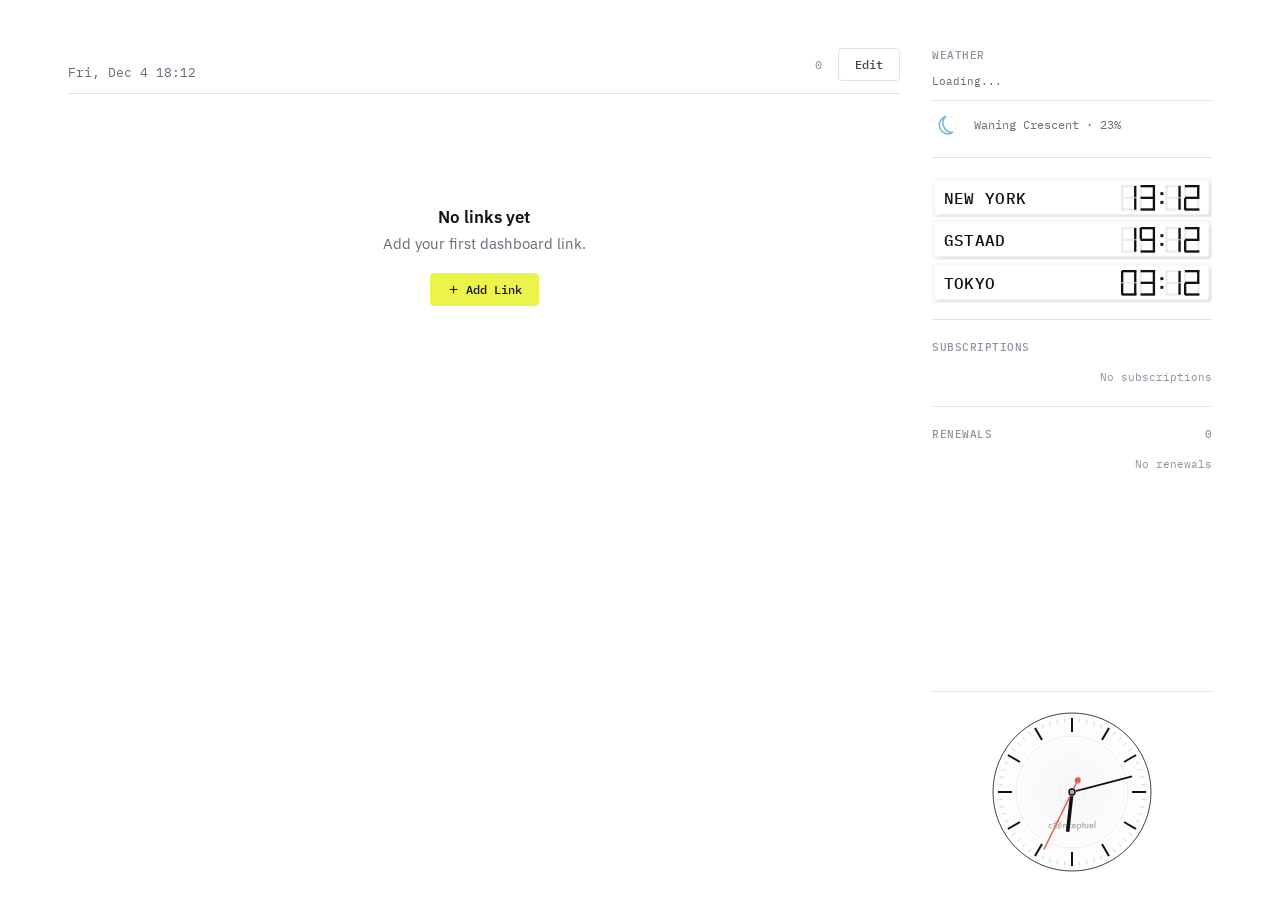
<file: static/index.html>
<!DOCTYPE html>
<html lang="en">
<head>
<meta charset="UTF-8">
<meta name="viewport" content="width=device-width, initial-scale=1.0">
<title>Morgen</title>
<meta name="description" content="Morgen - morning dashboard">
<link rel="icon" type="image/png" href="favicon.png">
<link rel="apple-touch-icon" href="favicon.png">
<link href="https://fonts.googleapis.com/css2?family=IBM+Plex+Mono:wght@300;400;500&family=IBM+Plex+Sans:wght@300;400;500;600&display=swap" rel="stylesheet">
<link rel="stylesheet" href="style.css">
</head>
<body>
<div class="layout">
  <div class="main" id="app"></div>
  <div class="sidebar-col">
    <div class="sidebar" id="sidebar"></div>
    <div class="watch-fixed" id="watchFixed"></div>
  </div>
</div>
<div class="modal-overlay" id="modalOverlay"><div class="modal" id="modal"></div></div>
<div class="toast" id="toast"></div>
<script src="shared-data.js"></script>
<script src="config.js"></script>
<script src="utils.js"></script>
<script src="weather.js"></script>
<script src="status.js"></script>
<script src="watch.js"></script>
<script src="modals.js"></script>
<script src="render.js"></script>
<script src="app.js"></script>
</body>
</html>
</file>
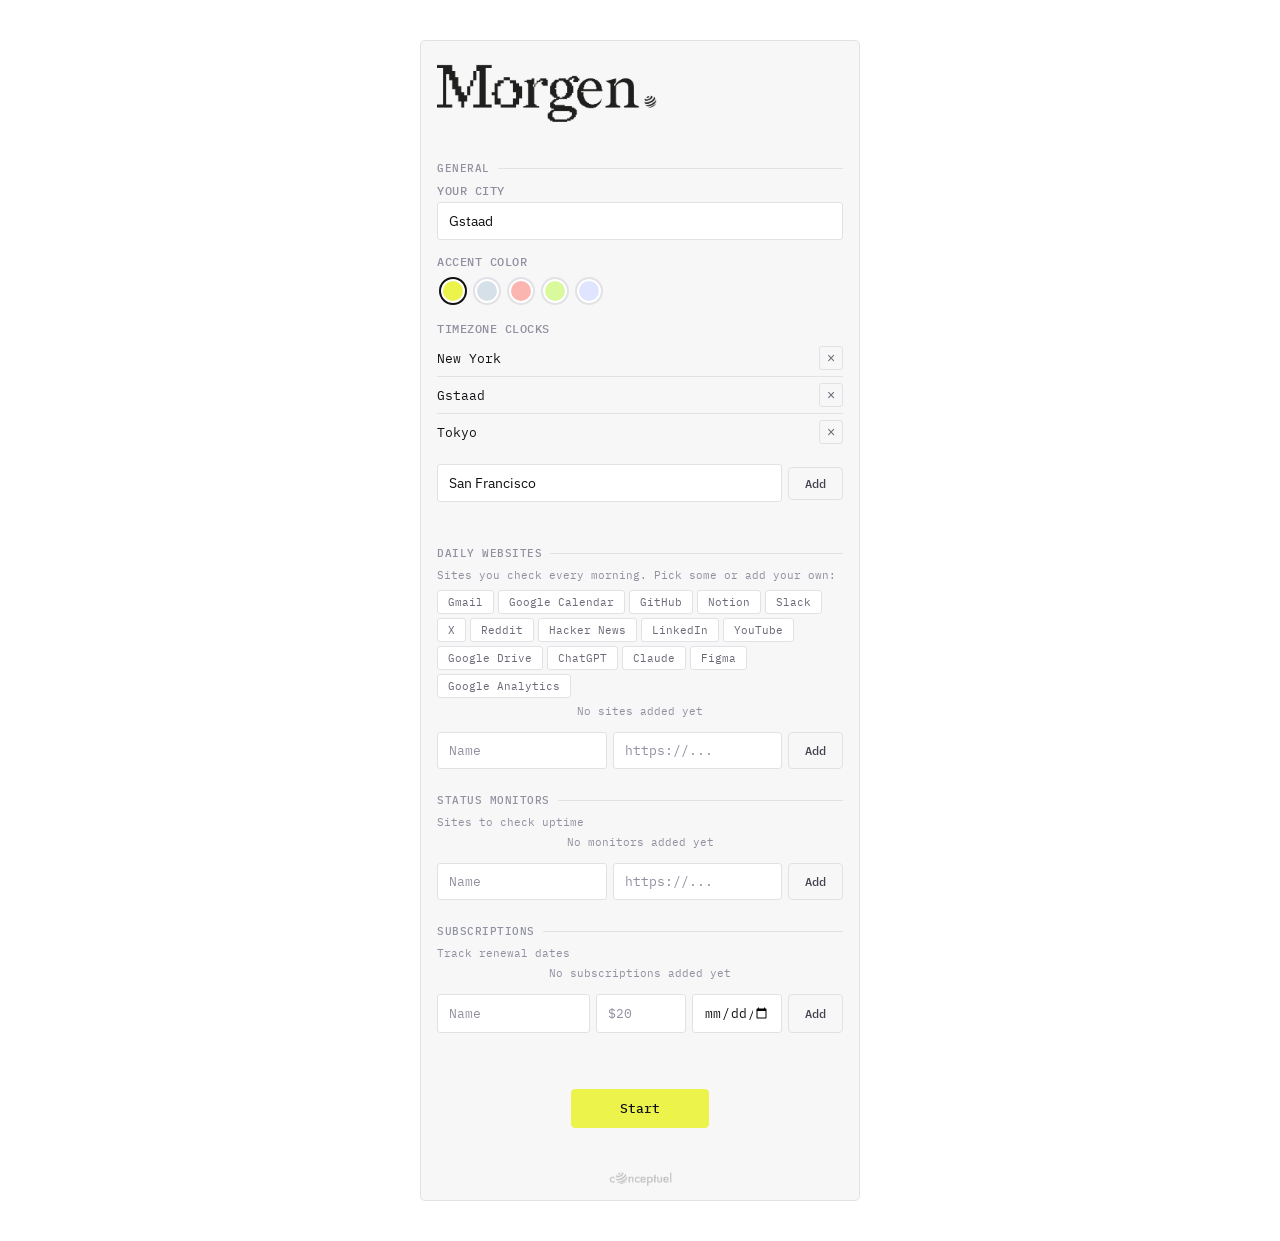
<file: static/setup.html>
<!DOCTYPE html>
<html lang="en">
<head>
<meta charset="UTF-8">
<meta name="viewport" content="width=device-width,initial-scale=1">
<title>Morgen - Setup</title>
<link rel="icon" href="favicon.png">
<link href="https://fonts.googleapis.com/css2?family=IBM+Plex+Mono:wght@400;500&family=IBM+Plex+Sans:wght@400;500;600&display=swap" rel="stylesheet">
<link rel="stylesheet" href="style.css">
<style>
body{display:flex;align-items:center;justify-content:center;min-height:100vh;padding:40px 20px;overflow:auto;height:auto}
.card{width:440px;max-width:100%}
.logo{display:block;max-width:220px;height:auto;margin-bottom:36px}
.section{margin-bottom:24px}
.section-label{font-family:var(--mono);font-size:11px;font-weight:500;color:var(--text-muted);text-transform:uppercase;letter-spacing:.5px;margin-bottom:8px;display:flex;align-items:center;gap:8px}
.section-label::after{content:'';flex:1;height:1px;background:var(--border)}
.field{margin-bottom:14px}
.field label{display:block;font-family:var(--mono);font-size:12px;font-weight:500;color:var(--text-muted);text-transform:uppercase;letter-spacing:.5px;margin-bottom:4px}
select,input{width:100%;padding:9px 11px;background:var(--bg);border:1px solid var(--border);border-radius:3px;color:var(--text);font-family:var(--mono);font-size:13px;outline:none;transition:border-color .12s}
select{-webkit-appearance:none;appearance:none;background-image:url("data:image/svg+xml,%3Csvg xmlns='http://www.w3.org/2000/svg' width='12' height='12' viewBox='0 0 12 12'%3E%3Cpath d='M3 5l3 3 3-3' fill='none' stroke='%236a6a78' stroke-width='1.5' stroke-linecap='round'/%3E%3C/svg%3E");background-repeat:no-repeat;background-position:right 10px center;padding-right:28px;cursor:pointer}
select:focus,input:focus{border-color:var(--accent);box-shadow:0 0 0 2px rgba(236,243,74,.25)}
select:hover,input:hover{border-color:var(--border-hover)}
input::placeholder{color:var(--text-muted);font-family:var(--mono)}
.colors{display:flex;gap:10px;margin-top:6px;padding:4px}
.dot{width:24px;height:24px;border-radius:50%;cursor:pointer;border:2px solid var(--bg);outline:2px solid var(--border);transition:all .12s;flex-shrink:0}
.dot:hover{transform:scale(1.15);outline-color:var(--text-muted)}
.dot.active{outline-color:var(--text)}
.list{margin-bottom:4px}
.list-item{display:flex;align-items:center;justify-content:space-between;padding:6px 0;border-bottom:1px solid var(--border);font-family:var(--mono);font-size:13px}
.list-item:last-child{border-bottom:none}
.list-item .meta{font-size:11px;color:var(--text-dim);margin-left:8px}
.rm{background:none;border:1px solid var(--border);border-radius:3px;width:24px;height:24px;cursor:pointer;color:var(--text-dim);font-size:14px;display:flex;align-items:center;justify-content:center;flex-shrink:0}
.rm:hover{border-color:#e85d4a;color:#e85d4a}
.add-row{display:flex;gap:6px;margin-top:8px}
.add-row select,.add-row input{flex:1;width:auto}
.add-row-multi{display:flex;flex-direction:column;gap:6px;margin-top:8px}
.add-row-multi .row{display:flex;gap:6px}
.add-row-multi .row input{flex:1}
.add-row-multi .row input.short{max-width:90px}
.actions{margin-top:32px;display:flex;justify-content:center}
.actions .btn{padding:10px 48px;font-size:13px}
.footer{margin-top:40px;display:flex;justify-content:center;opacity:.35}
.footer img{height:18px;width:auto}
.empty{font-family:var(--mono);font-size:11px;color:var(--text-muted);text-align:center;padding:6px 0}
.hint{font-family:var(--mono);font-size:11px;color:var(--text-muted);margin-top:2px}
.presets{display:flex;flex-wrap:wrap;gap:4px;margin-top:8px}
.preset{font-family:var(--mono);font-size:11px;padding:4px 10px;border:1px solid var(--border);border-radius:3px;cursor:pointer;color:var(--text-dim);background:var(--bg);transition:all .12s}
.preset:hover{border-color:var(--border-hover);color:var(--text);background:var(--surface)}
.preset.used{opacity:.4;pointer-events:none}
</style>
</head>
<body>
<div class="card">
  <img src="Morgen_by_Conceptuel.png" alt="Morgen by Conceptuel" class="logo">
  <div class="section">
    <div class="section-label">General</div>
    <div class="field"><label>Your city</label><select id="city"></select></div>
    <div class="field"><label>Accent color</label><div class="colors" id="colors"></div></div>
    <div class="field"><label>Timezone clocks</label><div class="list" id="tzList"></div><div class="add-row"><select id="tzSelect"></select><button class="btn btn-ghost" onclick="addTz()">Add</button></div></div>
  </div>
  <div class="section">
    <div class="section-label">Daily Websites</div>
    <p class="hint">Sites you check every morning. Pick some or add your own:</p>
    <div class="presets" id="linkPresets"></div>
    <div class="list" id="linkList"></div>
    <div class="add-row-multi"><div class="row"><input id="linkName" placeholder="Name" autocomplete="off"><input id="linkUrl" placeholder="https://..." autocomplete="off"><button class="btn btn-ghost" onclick="addLink()">Add</button></div></div>
  </div>
  <div class="section">
    <div class="section-label">Status Monitors</div>
    <p class="hint">Sites to check uptime</p>
    <div class="list" id="statusList"></div>
    <div class="add-row-multi"><div class="row"><input id="statusName" placeholder="Name" autocomplete="off"><input id="statusUrl" placeholder="https://..." autocomplete="off"><button class="btn btn-ghost" onclick="addStatus()">Add</button></div></div>
  </div>
  <div class="section">
    <div class="section-label">Subscriptions</div>
    <p class="hint">Track renewal dates</p>
    <div class="list" id="subList"></div>
    <div class="add-row-multi"><div class="row"><input id="subName" placeholder="Name" autocomplete="off"><input id="subPrice" placeholder="$20" class="short" autocomplete="off"><input id="subDate" type="date" class="short"><button class="btn btn-ghost" onclick="addSub()">Add</button></div></div>
  </div>
  <div class="actions"><button class="btn btn-accent" onclick="save()">Start</button></div>
  <div class="footer"><img src="conceptuel.png" alt="Conceptuel"></div>
</div>
<script src="shared-data.js"></script>
<script src="utils.js"></script>
<script src="setup.js"></script>
</body>
</html>
</file>
<file: static/style.css>
:root{--bg:#fff;--surface:#f7f7f8;--surface-hover:#efeff1;--border:#e2e2e6;--border-hover:#c8c8d0;--accent:#ecf34a;--accent-hover:#dfe636;--accent-dim:rgba(236,243,74,.12);--text:#111114;--text-mid:#444450;--text-dim:#6a6a78;--text-muted:#9090a0;--red:#e85d4a;--red-dim:rgba(232,93,74,.1);--green:#2f855a;--green-dim:rgba(47,133,90,.1);--orange:#e89830;--orange-dim:rgba(232,152,48,.1);--mono:'IBM Plex Mono',monospace;--sans:'IBM Plex Sans',sans-serif}
*{margin:0;padding:0;box-sizing:border-box}
body{font-family:var(--sans);background:var(--bg);color:var(--text);height:100vh;overflow:hidden;-webkit-font-smoothing:antialiased}
::selection{background:var(--accent);color:var(--text)}
.layout{display:flex;gap:32px;max-width:1200px;margin:0 auto;padding:0 28px;height:100vh}
.main{flex:1;min-width:0;overflow-y:auto;overflow-x:hidden;padding:48px 0 60px;scrollbar-width:none}
.main::-webkit-scrollbar{display:none}
.sidebar-col{width:280px;flex-shrink:0;display:flex;flex-direction:column;height:100vh;padding-top:48px}
.sidebar{flex:1;overflow-y:auto;overflow-x:hidden;padding-bottom:16px;scrollbar-width:none}
.sidebar::-webkit-scrollbar{display:none}
.watch-fixed{flex-shrink:0;display:flex;justify-content:center;padding:20px 0 28px;border-top:1px solid var(--border);margin-top:8px}
@media(max-width:900px){.layout{flex-direction:column;height:auto;overflow:auto}.main{overflow:visible;height:auto;padding:24px 0}.sidebar-col{width:100%;height:auto;padding-top:0}.sidebar{overflow:visible;height:auto;padding:0 0 8px}.watch-fixed{padding:12px 0 24px;margin-top:4px}}
.header{display:flex;align-items:flex-end;justify-content:space-between;margin-bottom:40px;padding-bottom:12px;border-bottom:1px solid var(--border)}
.clock{font-family:var(--mono);font-size:13px;color:var(--text-dim)}
.header-right{display:flex;gap:8px;align-items:center}
.link-count{font-family:var(--mono);font-size:12px;color:var(--text-muted);margin-right:8px}
.btn{display:inline-flex;align-items:center;gap:6px;padding:8px 16px;border-radius:4px;font-family:var(--mono);font-size:12px;font-weight:500;cursor:pointer;border:1px solid;transition:all .12s}
.btn svg{width:13px;height:13px}
.btn-accent{background:var(--accent);border-color:var(--accent);color:var(--text)}
.btn-accent:hover{background:var(--accent-hover)}
.btn-ghost{background:transparent;border-color:var(--border);color:var(--text-mid)}
.btn-ghost:hover{border-color:var(--border-hover);color:var(--text);background:var(--surface)}
.btn-done{background:var(--accent);border-color:var(--accent);color:var(--text)}
.section{margin-bottom:32px}
.section-head{display:flex;align-items:center;gap:10px;margin-bottom:10px;padding:0 2px}
.section-head h2{font-family:var(--mono);font-size:12px;font-weight:500;color:var(--text-muted);text-transform:uppercase;letter-spacing:.5px;white-space:nowrap}
.section-head .divider{flex:1;height:1px;background:var(--border)}
.section-head .meta{font-family:var(--mono);font-size:11px;color:var(--text-muted)}
.sect-action{font-family:var(--mono);font-size:11px;color:var(--text-dim);opacity:.5;cursor:pointer;background:none;border:none;transition:opacity .12s}
.sect-action:hover{opacity:1;color:var(--text-mid)}
.sect-action.danger{color:var(--red)}
.color-picker{display:flex;align-items:center;gap:10px;margin-bottom:24px;padding:4px}
.color-dot{width:24px;height:24px;border-radius:50%;cursor:pointer;border:2px solid var(--bg);outline:2px solid var(--border);transition:all .12s;flex-shrink:0}
.color-dot:hover{transform:scale(1.15);outline-color:var(--text-muted)}
.color-dot.active{outline-color:var(--text);outline-width:2px}
.grid{display:grid;grid-template-columns:repeat(auto-fill,minmax(180px,1fr));gap:8px}
.card{display:flex;flex-direction:column;justify-content:center;padding:14px 16px;background:var(--surface);border:1px solid var(--border);border-radius:5px;cursor:pointer;transition:all .12s ease;position:relative;min-height:62px}
.card:hover{background:var(--surface-hover);border-color:var(--border-hover);transform:translateY(-1px);box-shadow:0 2px 8px rgba(0,0,0,.04)}
.card:active{transform:translateY(0)}
.card .label{font-family:var(--sans);font-size:14px;font-weight:500;color:var(--text);line-height:1.25}
.card .host{font-family:var(--mono);font-size:11px;color:var(--text-dim);margin-top:2px}
.card .card-actions{display:none;position:absolute;top:6px;right:6px;gap:3px}
.editing .card .card-actions{display:flex}
.editing .card{cursor:default}
.editing .card:hover{transform:none;box-shadow:none;background:var(--surface)}
.card.opened{border-color:var(--accent);background:var(--surface)}
.card.opened:hover{border-color:var(--accent-hover)}
.card.done{background:var(--accent-dim);border-color:var(--accent);opacity:.55}
.card.done:hover{opacity:.7}
.card.done .label{text-decoration:line-through;text-decoration-color:var(--text-muted)}
.act-btn{width:26px;height:26px;border-radius:3px;border:1px solid var(--border);background:var(--bg);color:var(--text-dim);cursor:pointer;display:flex;align-items:center;justify-content:center;transition:all .1s}
.act-btn:hover{border-color:var(--border-hover);color:var(--text)}
.act-btn.del:hover{border-color:var(--red);color:var(--red)}
.act-btn svg{width:12px;height:12px}
.card-add{display:flex;align-items:center;justify-content:center;gap:5px;padding:14px;min-height:62px;background:transparent;border:1px dashed var(--border);border-radius:5px;cursor:pointer;transition:all .12s;color:var(--text-muted);font-family:var(--mono);font-size:12px}
.card-add:hover{border-color:var(--text-dim);color:var(--text-mid);background:var(--surface)}
.card-add svg{width:12px;height:12px}
.card-open-group{display:flex;align-items:center;justify-content:center;padding:14px 16px;min-height:62px;background:var(--accent);border:1px solid var(--accent);border-radius:5px;cursor:pointer;transition:all .12s ease;font-family:var(--mono);font-size:13px;font-weight:500;color:var(--text)}
.card-open-group:hover{background:var(--accent-hover);border-color:var(--accent-hover);transform:translateY(-1px)}
.open-all-wrap{display:flex;justify-content:center;margin-top:4px}
.card-open-all{display:flex;align-items:center;justify-content:center;padding:14px 48px;min-height:62px;background:var(--accent);border:1px solid var(--accent);border-radius:5px;cursor:pointer;transition:all .12s ease;font-family:var(--mono);font-size:13px;font-weight:500;color:var(--text)}
.card-open-all:hover{background:var(--accent-hover);border-color:var(--accent-hover);transform:translateY(-1px)}
.card-open-all.ready{background:var(--accent-dim);border-color:var(--accent);color:var(--text)}
.card-open-all.ready:hover{background:var(--accent)}
.card-open-all.done{background:transparent;border-color:var(--border);color:var(--text-dim)}
.card-open-all.done:hover{border-color:var(--border-hover);color:var(--text-mid);background:var(--surface);box-shadow:none}
.status-section{margin-top:40px}
.status-grid{display:grid;grid-template-columns:repeat(6,1fr);gap:6px;max-width:100%}
.status-box{display:flex;flex-direction:row;align-items:center;justify-content:space-between;padding:8px 10px;background:transparent;border:1px solid var(--border);border-radius:0;cursor:pointer;transition:all .12s ease;position:relative;min-width:0;overflow:hidden;gap:6px}
.status-box:hover{background:var(--surface)}
.status-box.up{border-color:var(--green)}
.status-box.down{border-color:var(--red)}
.status-box.checking{border-color:var(--border)}
.status-box.unknown{border-color:var(--border)}
.status-name{font-size:12px;font-weight:500;line-height:1.2;overflow:hidden;text-overflow:ellipsis;white-space:nowrap;flex:1;min-width:0;color:var(--text)}
.status-name.up{color:var(--green)}
.status-name.down{color:var(--red)}
.status-name.checking,.status-name.unknown{color:var(--text-muted)}
.s-label{font-family:var(--mono);font-size:9px;font-weight:500;text-transform:uppercase;letter-spacing:.5px;flex-shrink:0}
.s-label.up{color:var(--green)}
.s-label.down{color:var(--red)}
.s-label.checking,.s-label.unknown{color:var(--text-muted)}
.status-actions{display:none;position:absolute;top:4px;right:4px;gap:2px}
.editing .status-actions{display:flex}
.editing .status-box{cursor:default}
.editing .status-box:hover{background:transparent}
@media(max-width:900px){.status-grid{grid-template-columns:repeat(2,1fr)}}
.sidebar-section{margin-bottom:20px;padding-bottom:16px;border-bottom:1px solid var(--border)}
.sidebar-section:last-child{border-bottom:none;padding-bottom:0}
.sidebar-title{font-family:var(--mono);font-size:11px;font-weight:500;color:var(--text-muted);text-transform:uppercase;letter-spacing:.5px;margin-bottom:10px;display:flex;align-items:center;justify-content:space-between}
.weather-row{display:flex;align-items:center;gap:12px;margin-bottom:8px}
.weather-icon{width:48px;height:48px;flex-shrink:0}
.weather-icon img{width:100%;height:100%}
.weather-temp{font-family:var(--mono);font-size:28px;font-weight:300;color:var(--text);line-height:1}
.weather-line{font-family:var(--mono);font-size:11px;color:var(--text-dim);line-height:1.8}
.wx-grid{display:grid;grid-template-columns:1fr 1fr 1fr 1fr;gap:4px 4px;margin-top:6px}
.wx-cell{display:flex;flex-direction:column;align-items:center;gap:2px;padding:4px 0}
.wx-cell img{flex-shrink:0;opacity:.65}
.wx-val{font-family:var(--mono);font-size:10px;font-weight:500;color:var(--text);text-align:center;line-height:1.2}
.moon-row{display:flex;align-items:center;gap:10px;margin-top:8px;padding-top:8px;border-top:1px solid var(--border)}
.moon-icon{width:32px;height:32px;flex-shrink:0}
.moon-icon img{width:100%;height:100%}
.moon-label{font-family:var(--mono);font-size:12px;color:var(--text-dim)}
.tz-section{display:flex;flex-direction:column;gap:3px}
.tz-block{width:100%}
.tz-block svg{display:block;width:100%;height:auto}
.sub-item{display:flex;align-items:center;justify-content:flex-end;padding:7px 0;border-bottom:1px solid var(--border);position:relative}
.sub-item:last-child{border-bottom:none}
.sub-row{display:flex;align-items:center;gap:8px;justify-content:flex-end}
.sub-dot{width:7px;height:7px;border-radius:50%;flex-shrink:0;order:1}
.sub-dot.active{background:var(--accent)}
.sub-dot.warning{background:var(--orange)}
.sub-dot.overdue{background:var(--red)}
.sub-name{font-family:var(--sans);font-size:13px;font-weight:500;color:var(--text);order:0}
.sub-actions{display:none;gap:3px;position:absolute;left:0;top:4px}
.editing .sub-actions{display:flex}
.renewal-item{display:flex;align-items:center;justify-content:flex-end;gap:8px;padding:6px 0;border-bottom:1px solid var(--border);position:relative}
.renewal-item:last-child{border-bottom:none}
.renewal-text{text-align:right}
.renewal-name{font-family:var(--sans);font-size:13px;font-weight:500;color:var(--text)}
.renewal-meta{font-family:var(--mono);font-size:11px;color:var(--text-dim);margin-top:2px}
.renewal-dot{width:7px;height:7px;border-radius:50%;flex-shrink:0}
.renewal-dot.ok{background:var(--accent)}
.renewal-dot.soon{background:var(--orange)}
.renewal-dot.urgent{background:var(--red)}
.renewal-days{font-weight:500}
.renewal-days.ok{color:var(--green)}.renewal-days.soon{color:var(--orange)}.renewal-days.urgent{color:var(--red)}
.renewal-actions{display:none;gap:3px;position:absolute;left:0;top:4px}
.editing .renewal-actions{display:flex}
.empty-text{font-family:var(--mono);font-size:11px;color:var(--text-muted);padding:6px 0;text-align:right}
.add-row{display:flex;align-items:center;justify-content:flex-end;gap:5px;padding:6px 0;cursor:pointer;color:var(--text-muted);font-family:var(--mono);font-size:11px;transition:color .12s}
.add-row:hover{color:var(--text-mid)}
.add-row svg{width:11px;height:11px}
.empty{text-align:center;padding:72px 20px}
.empty h2{font-size:17px;font-weight:600;margin-bottom:6px}
.empty p{font-size:15px;color:var(--text-dim);margin-bottom:20px}
.modal-overlay{display:none;position:fixed;inset:0;background:rgba(0,0,0,.15);backdrop-filter:blur(2px);z-index:100;align-items:center;justify-content:center}
.modal-overlay.active{display:flex}
.modal{background:var(--bg);border:1px solid var(--border);border-radius:6px;padding:24px 26px 20px;width:380px;max-width:92vw;box-shadow:0 12px 40px rgba(0,0,0,.1)}
.modal h3{font-size:16px;font-weight:600;margin-bottom:18px;padding-bottom:12px;border-bottom:1px solid var(--border)}
.field{margin-bottom:14px}
.field label{display:block;font-size:13px;font-weight:500;color:var(--text-mid);margin-bottom:4px}
.field input,.field select{width:100%;padding:9px 11px;background:var(--bg);border:1px solid var(--border);border-radius:3px;color:var(--text);font-family:var(--sans);font-size:14px;outline:none;transition:border-color .12s,box-shadow .12s}
.field input:focus,.field select:focus{border-color:var(--accent);box-shadow:0 0 0 2px rgba(236,243,74,.25)}
.modal-actions{display:flex;justify-content:flex-end;gap:6px;margin-top:18px;padding-top:14px;border-top:1px solid var(--border)}
.toast{position:fixed;bottom:20px;left:50%;transform:translateX(-50%) translateY(60px);background:var(--text);border-radius:4px;padding:8px 18px;font-family:var(--mono);font-size:12px;color:var(--bg);z-index:200;transition:transform .25s ease;pointer-events:none}
.toast.show{transform:translateX(-50%) translateY(0)}
.swiss-watch{display:block}
</file>
